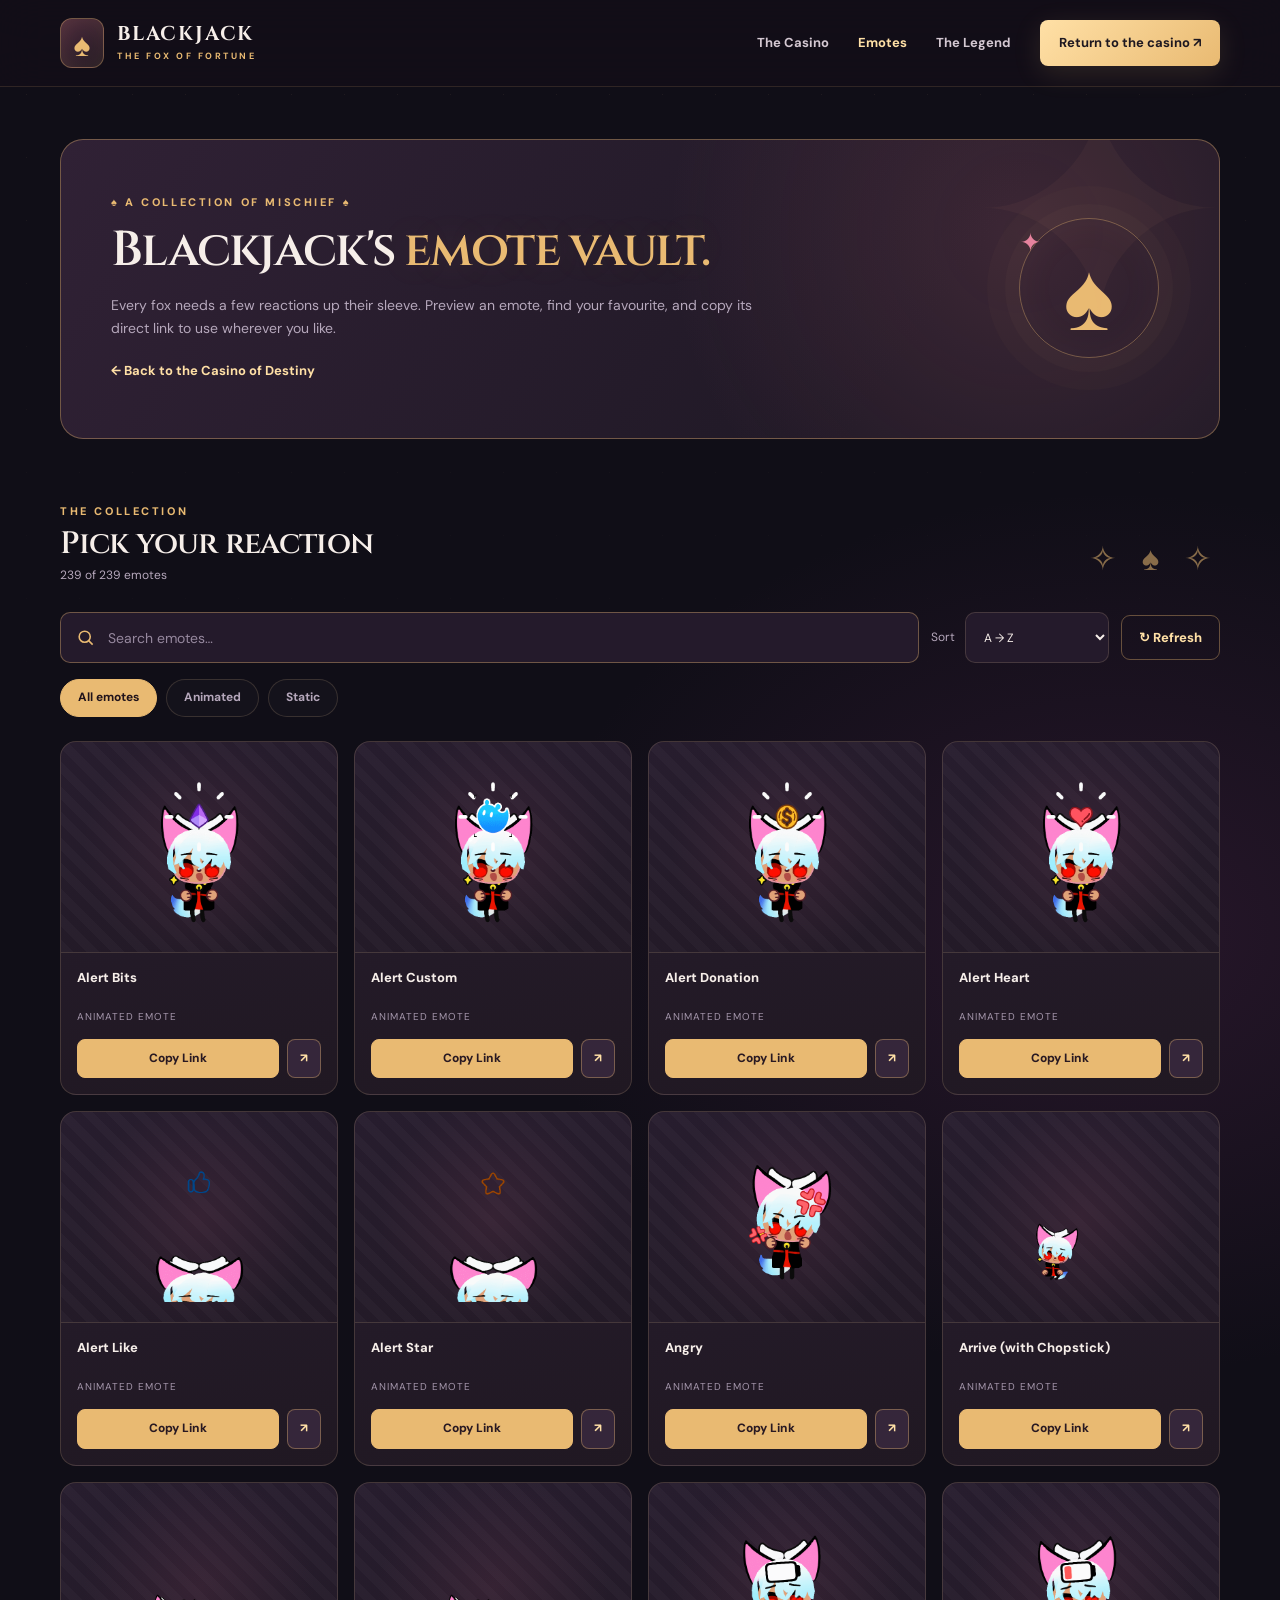
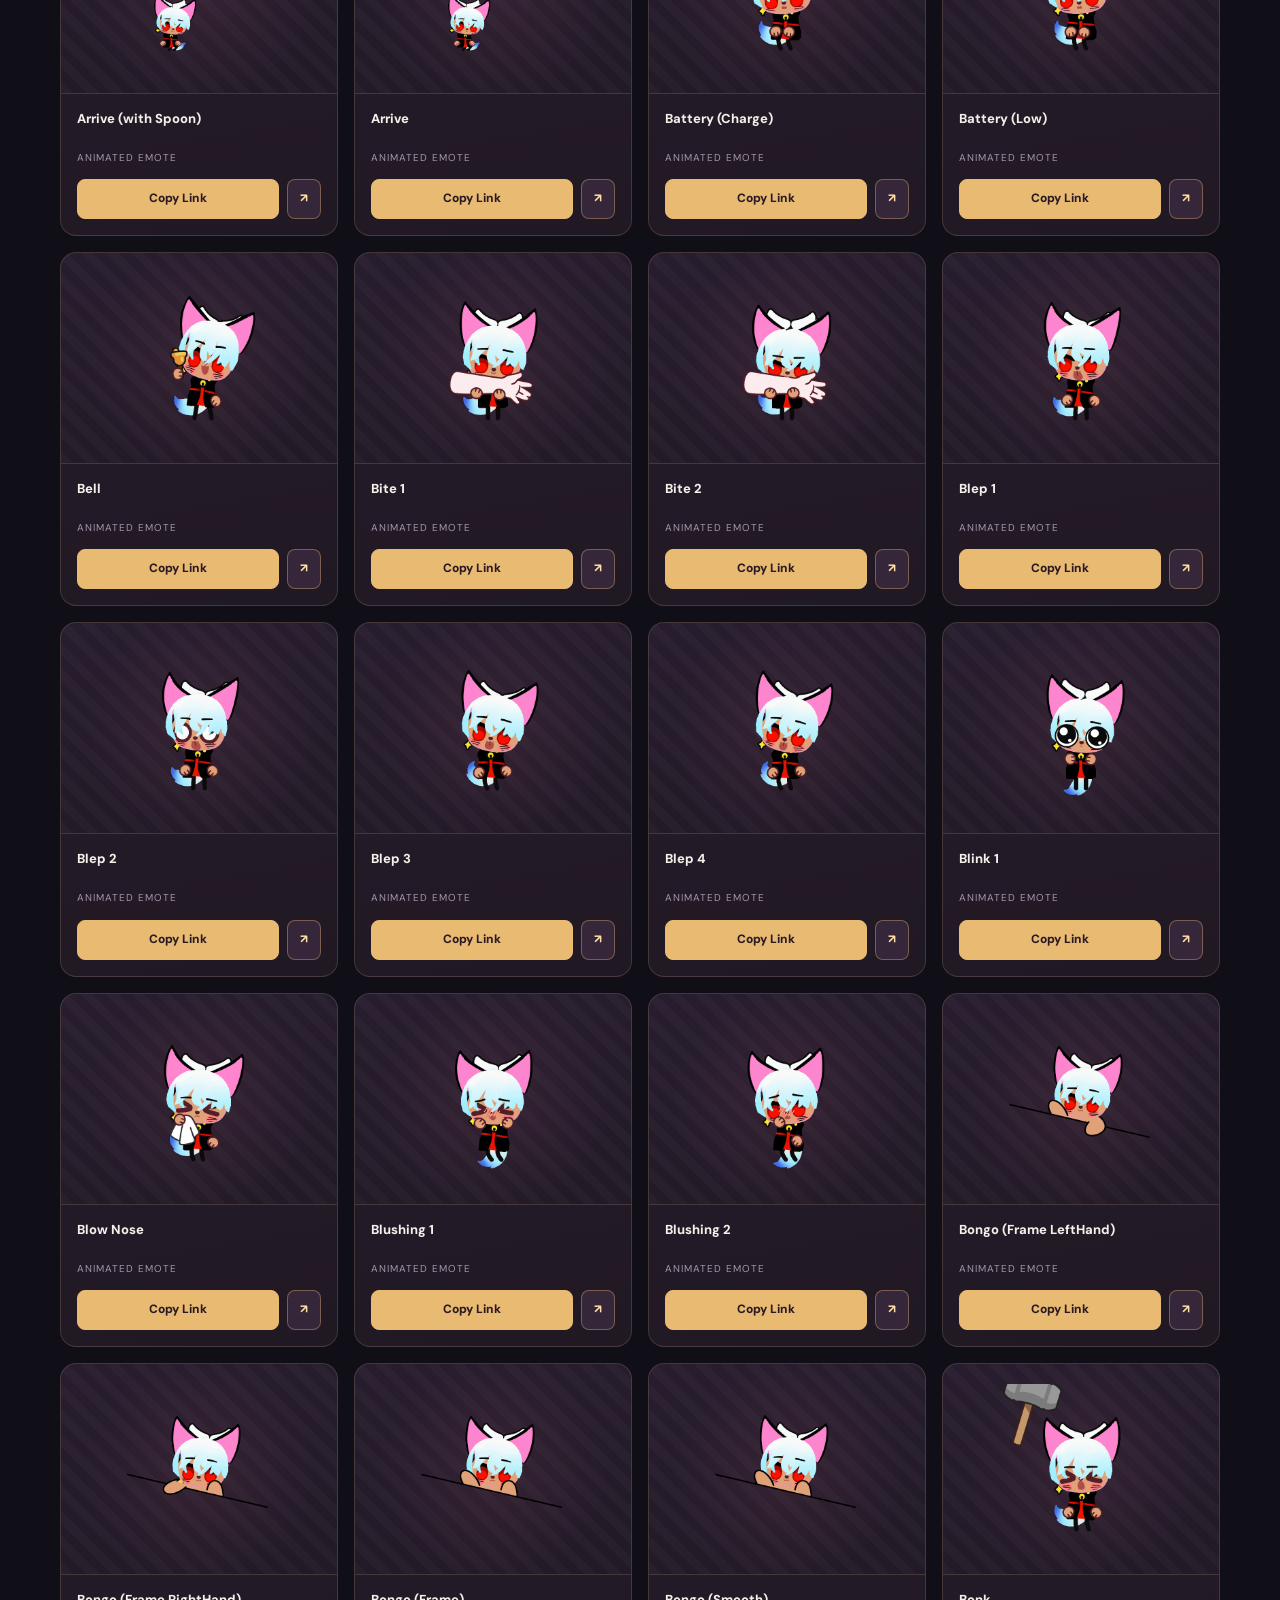
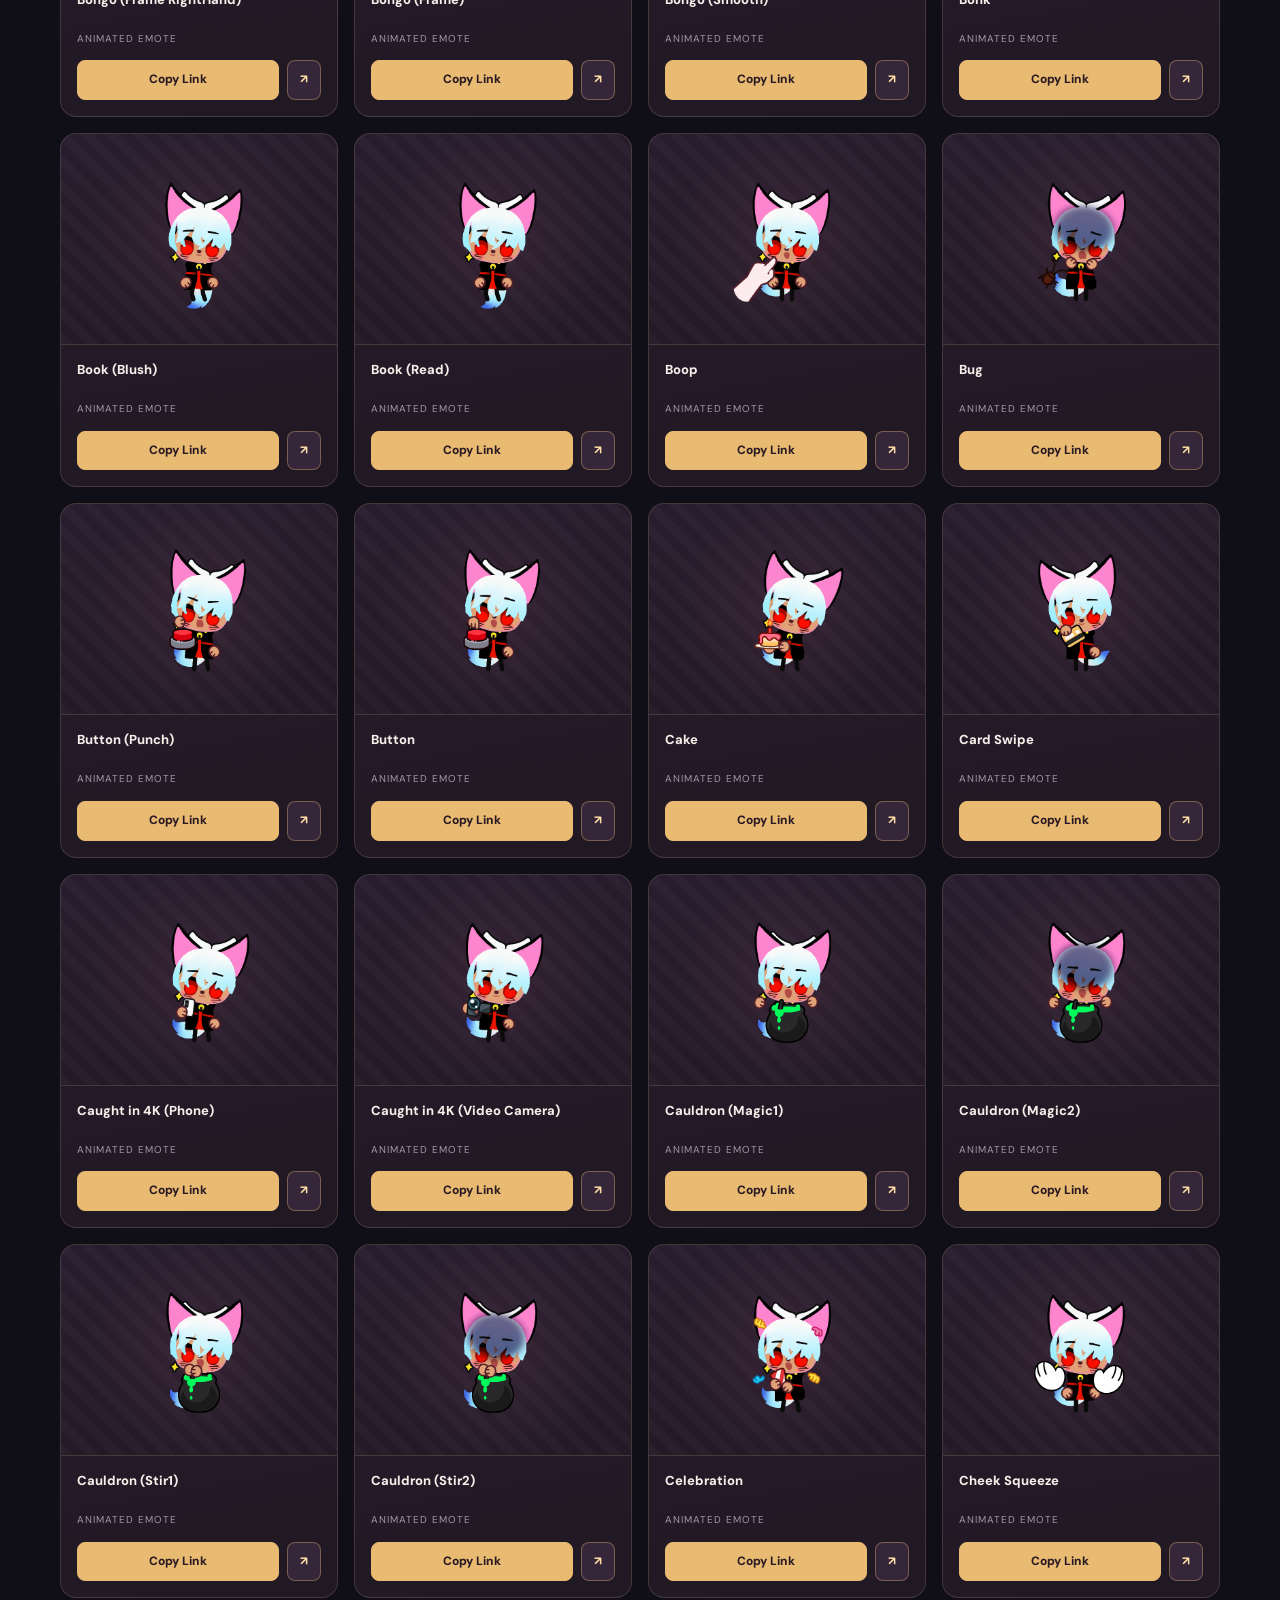
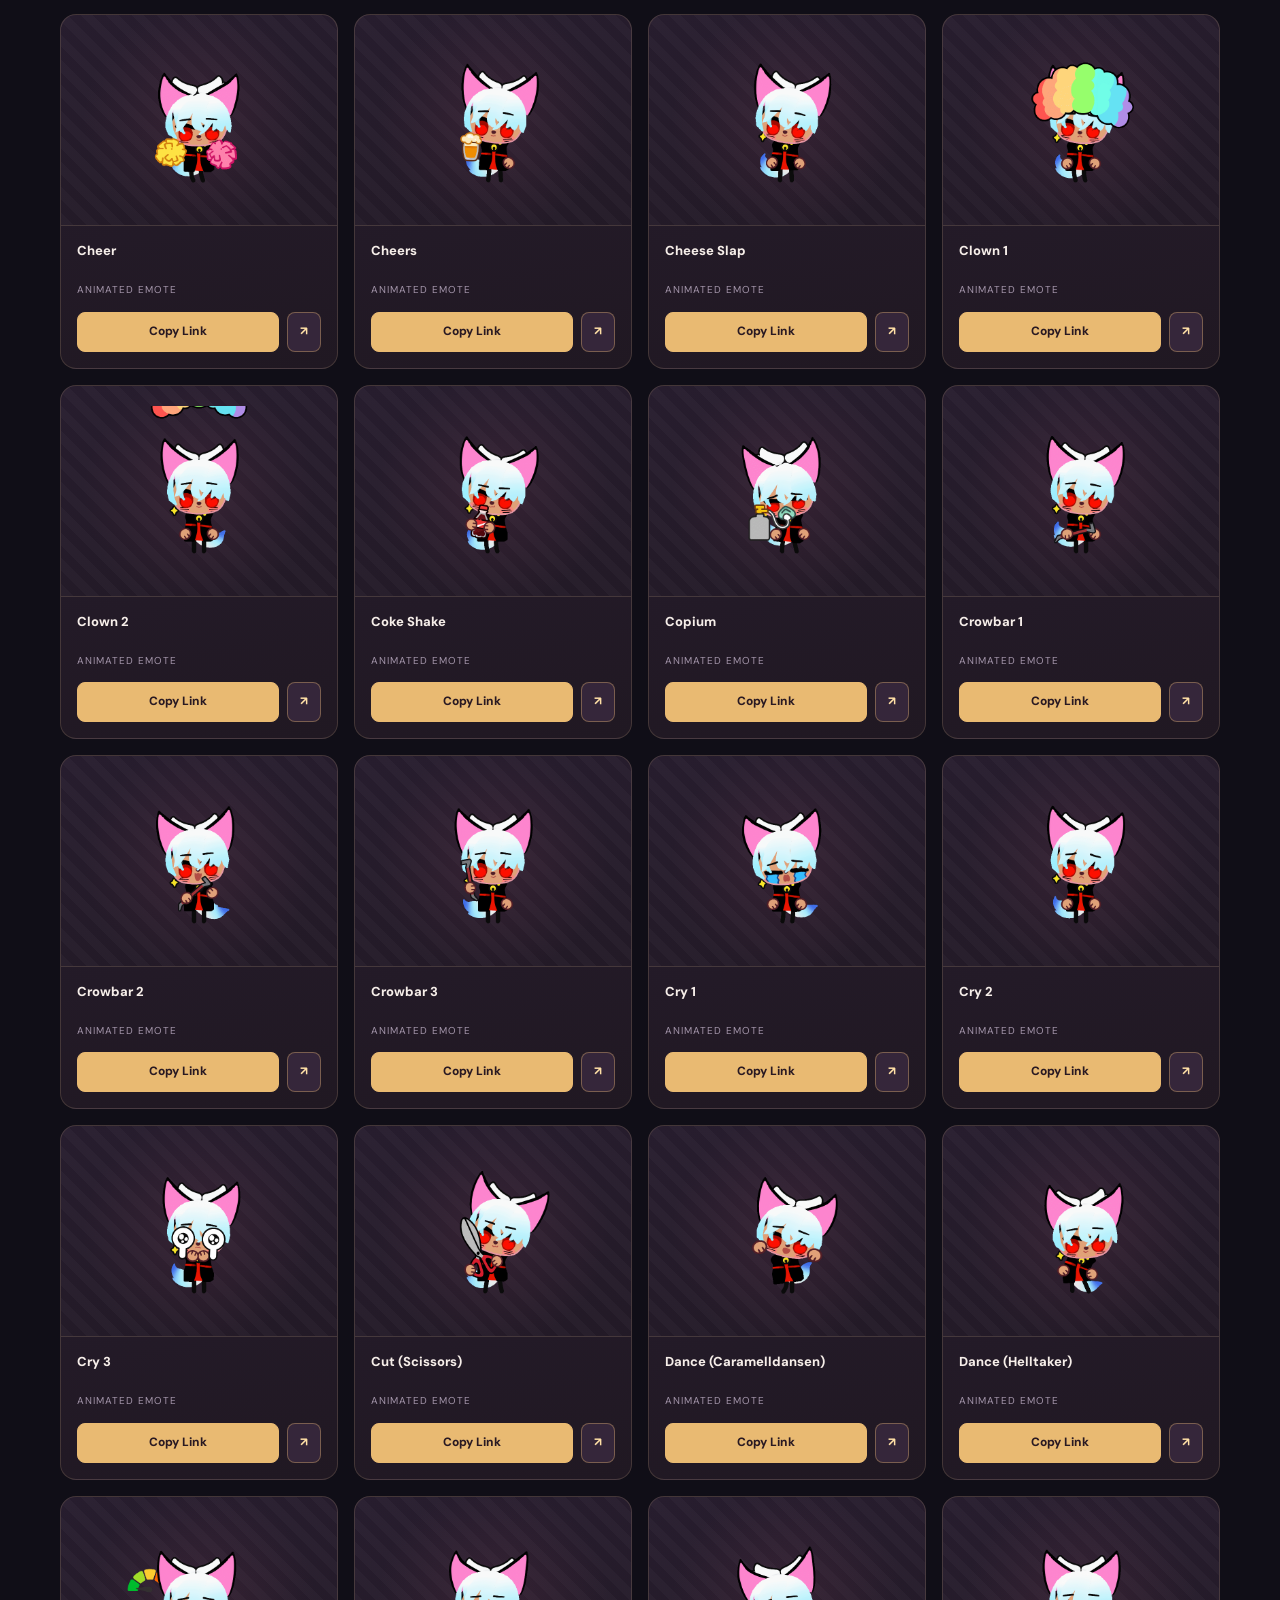
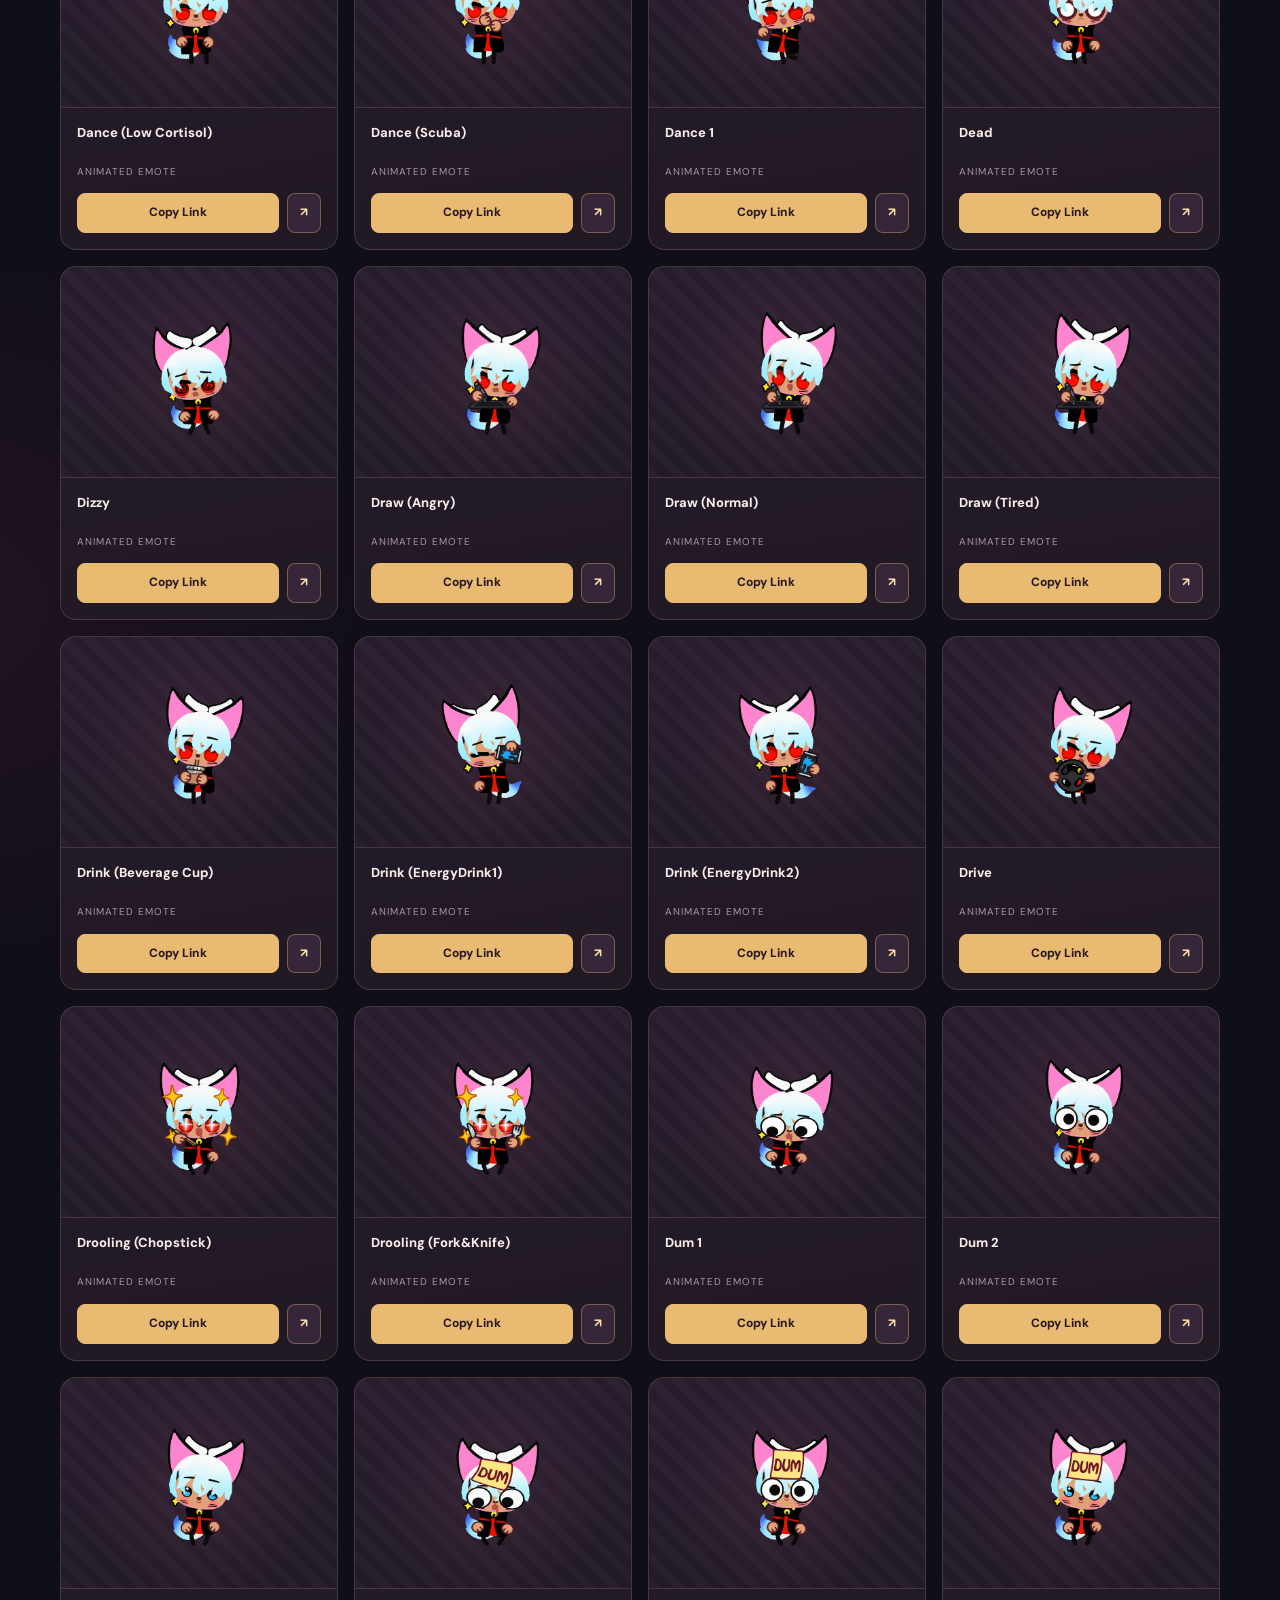
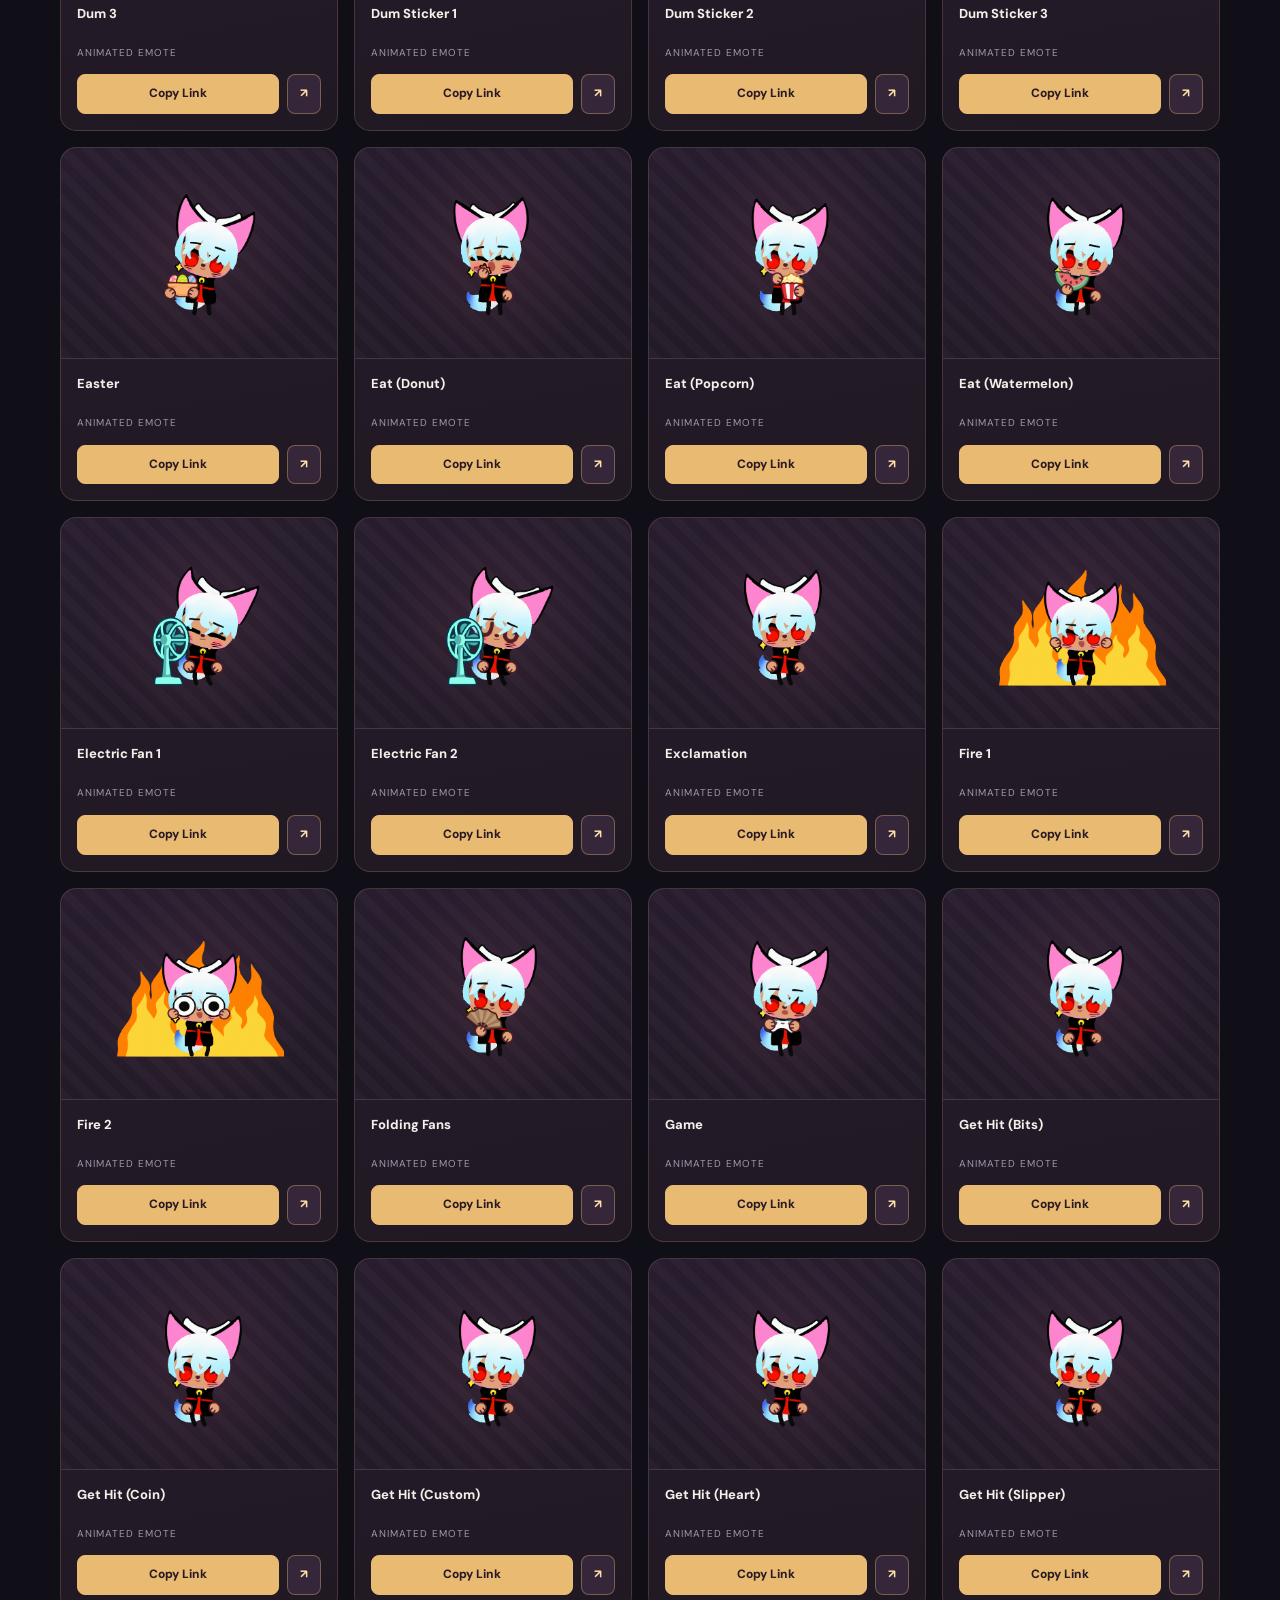
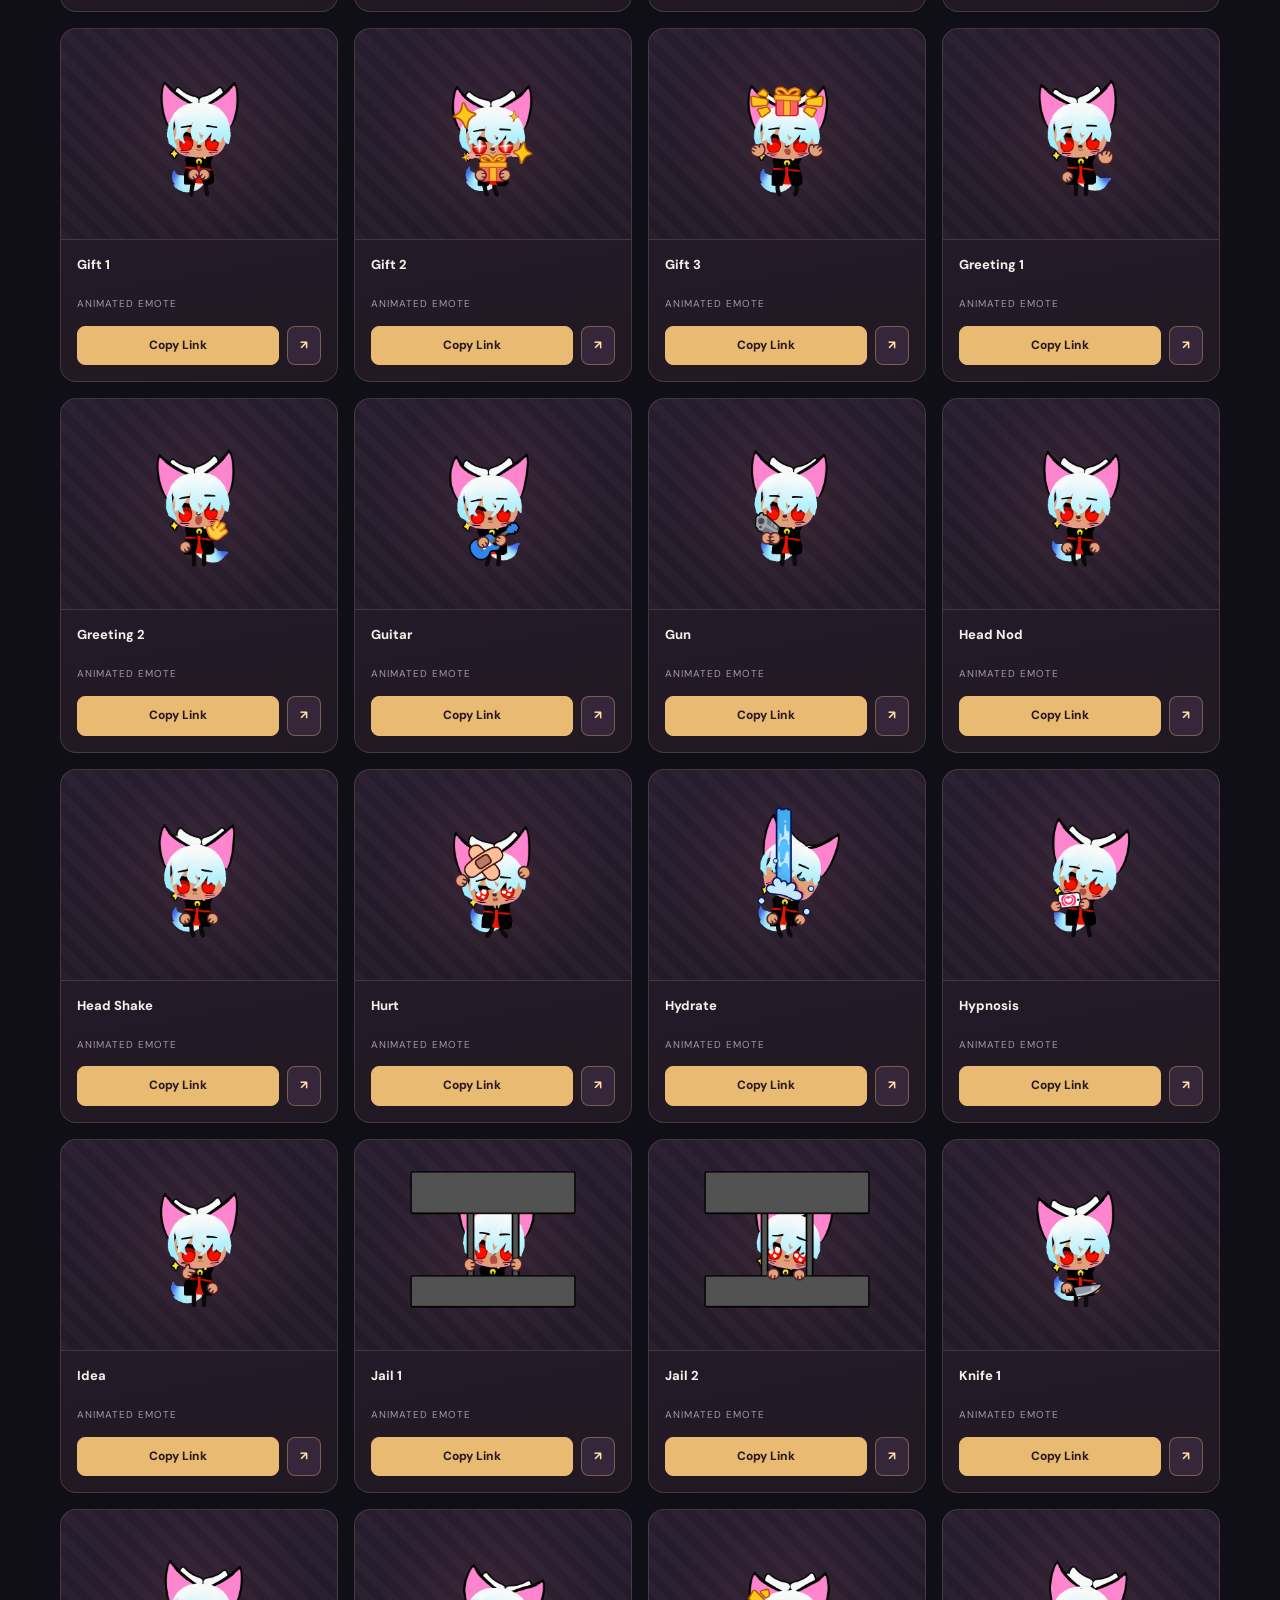
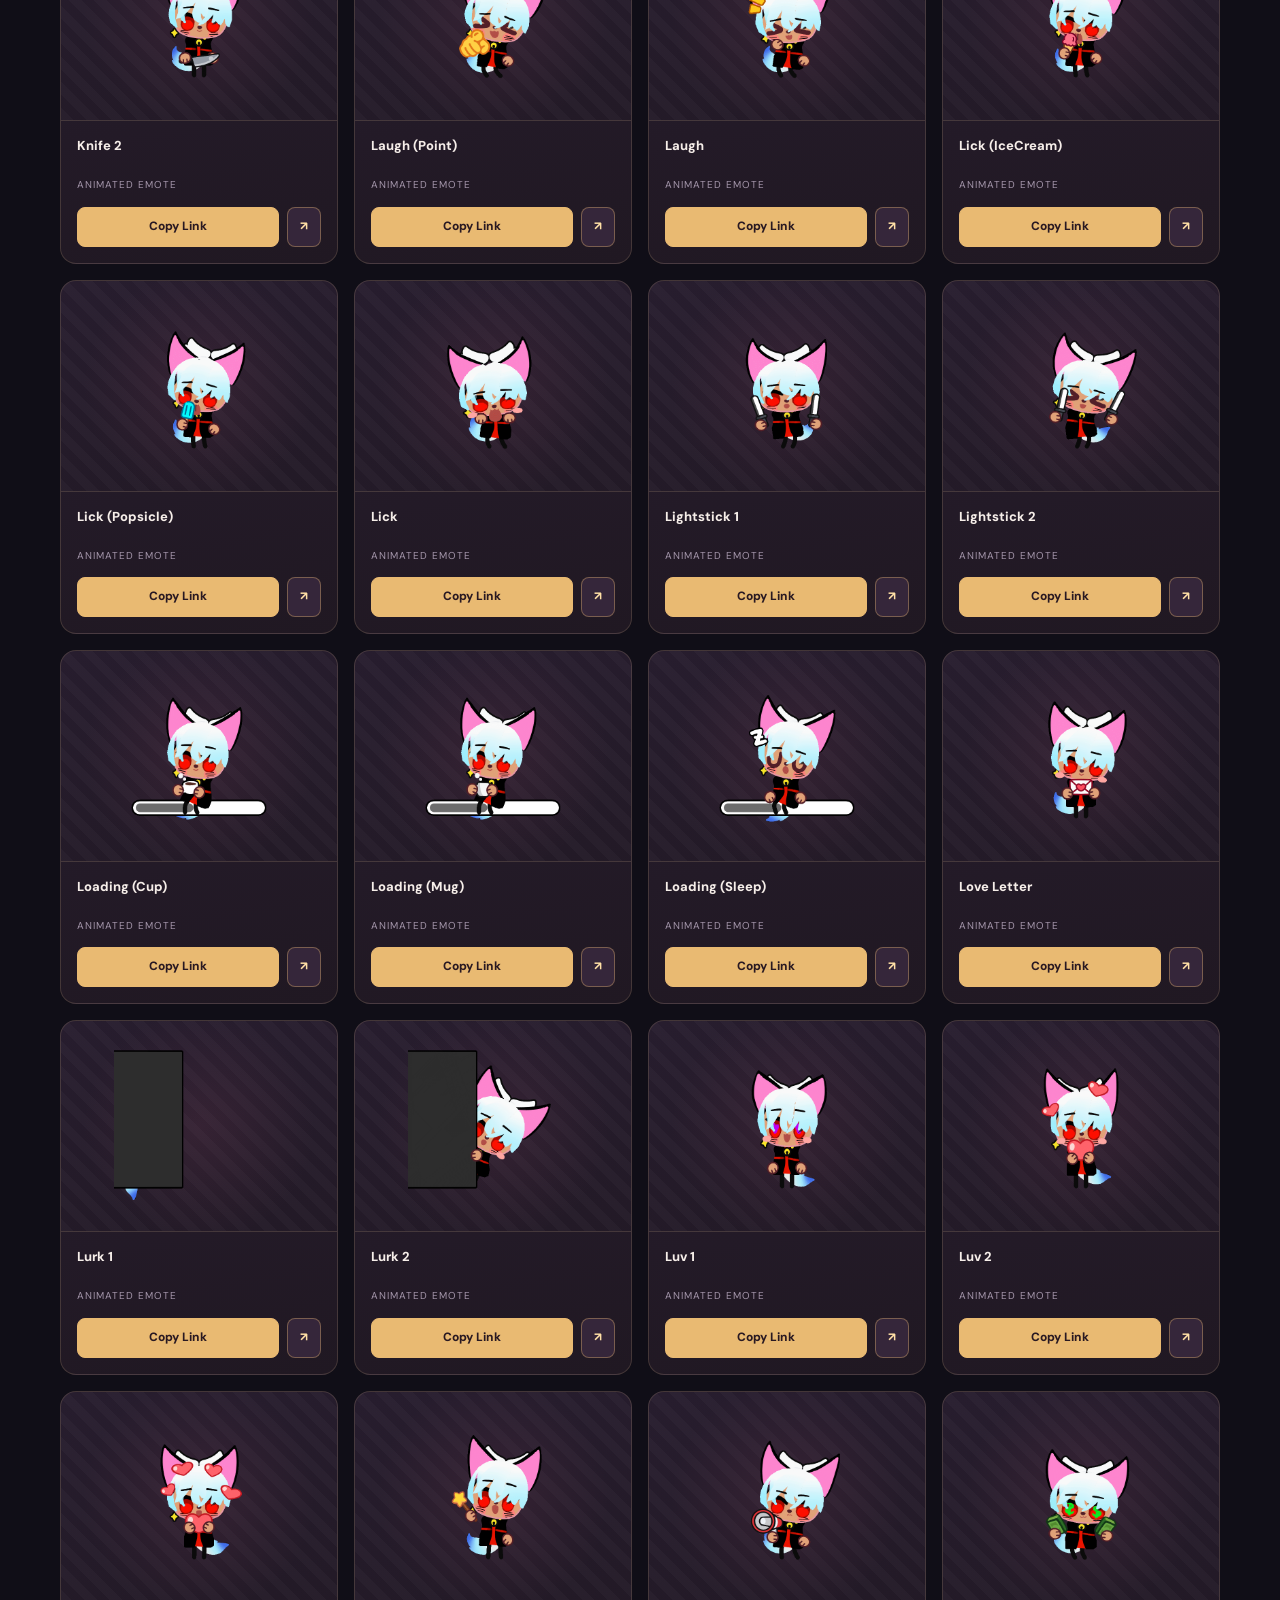
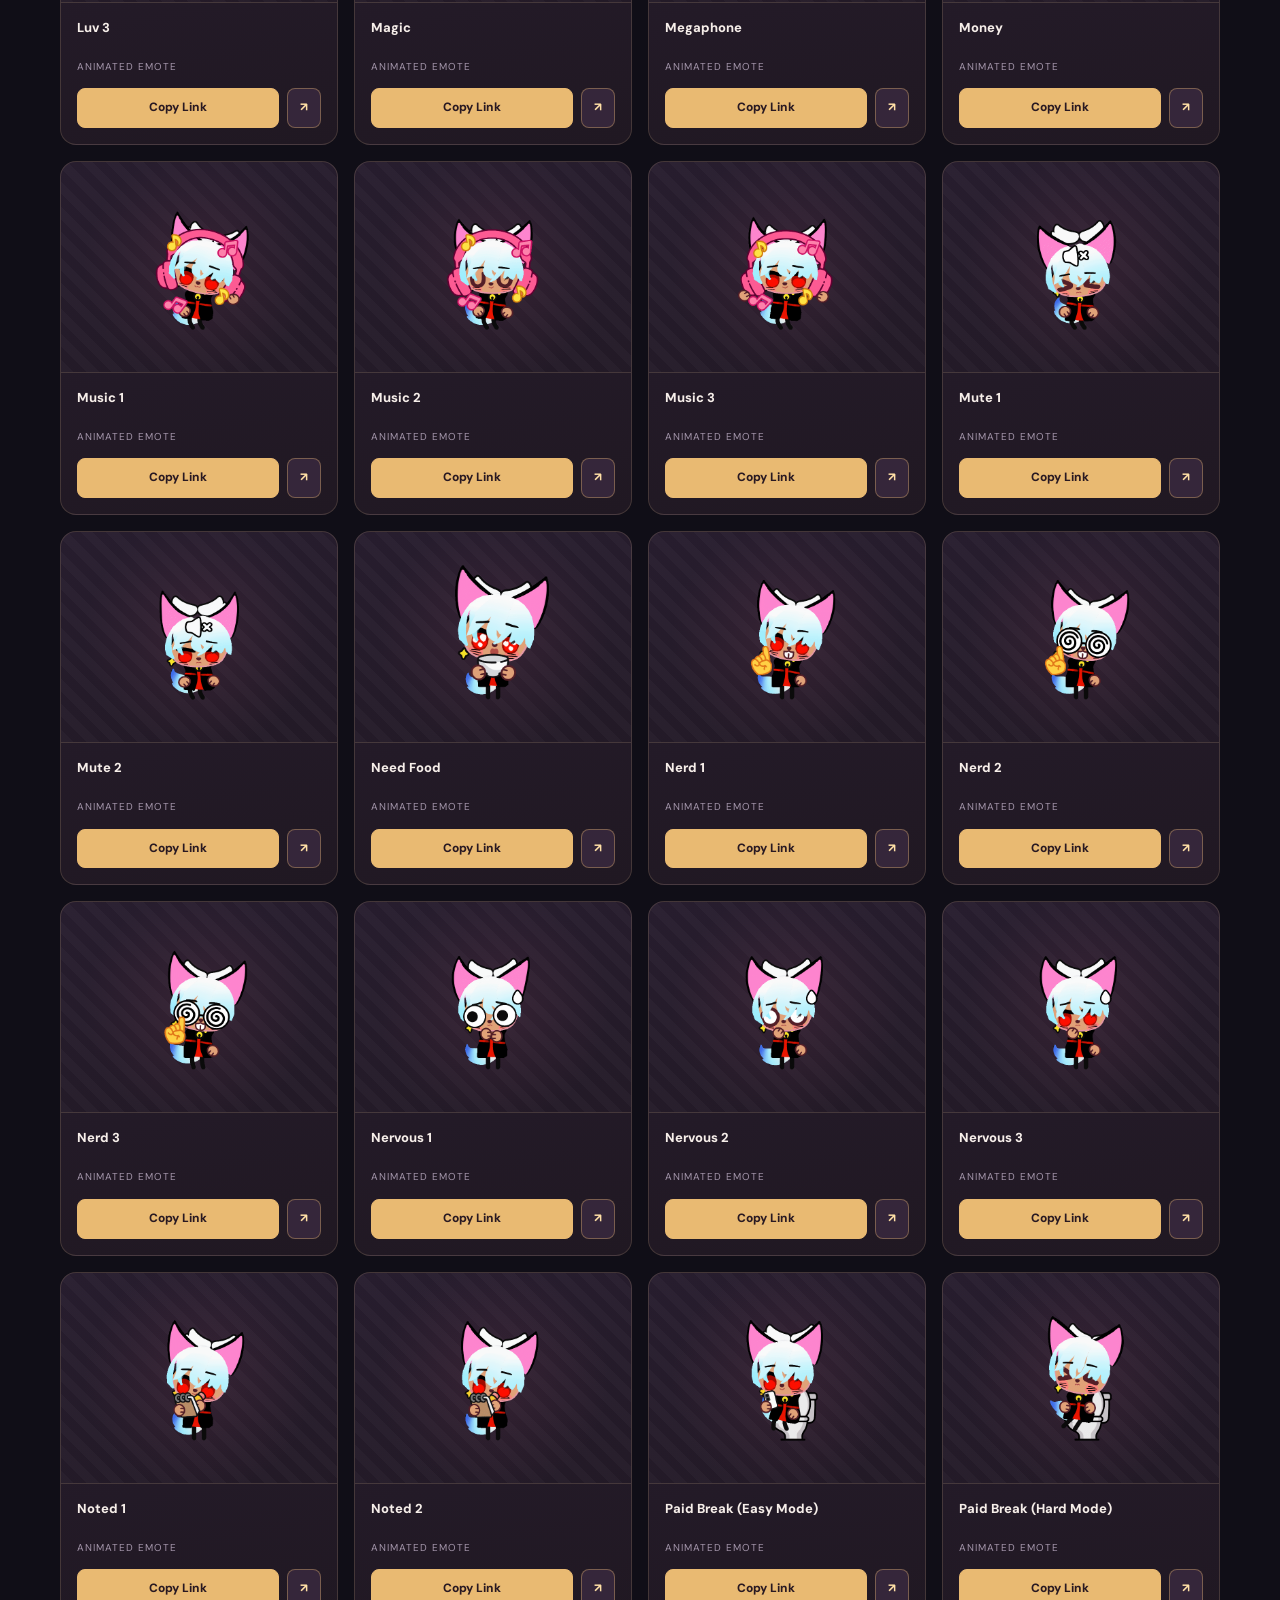
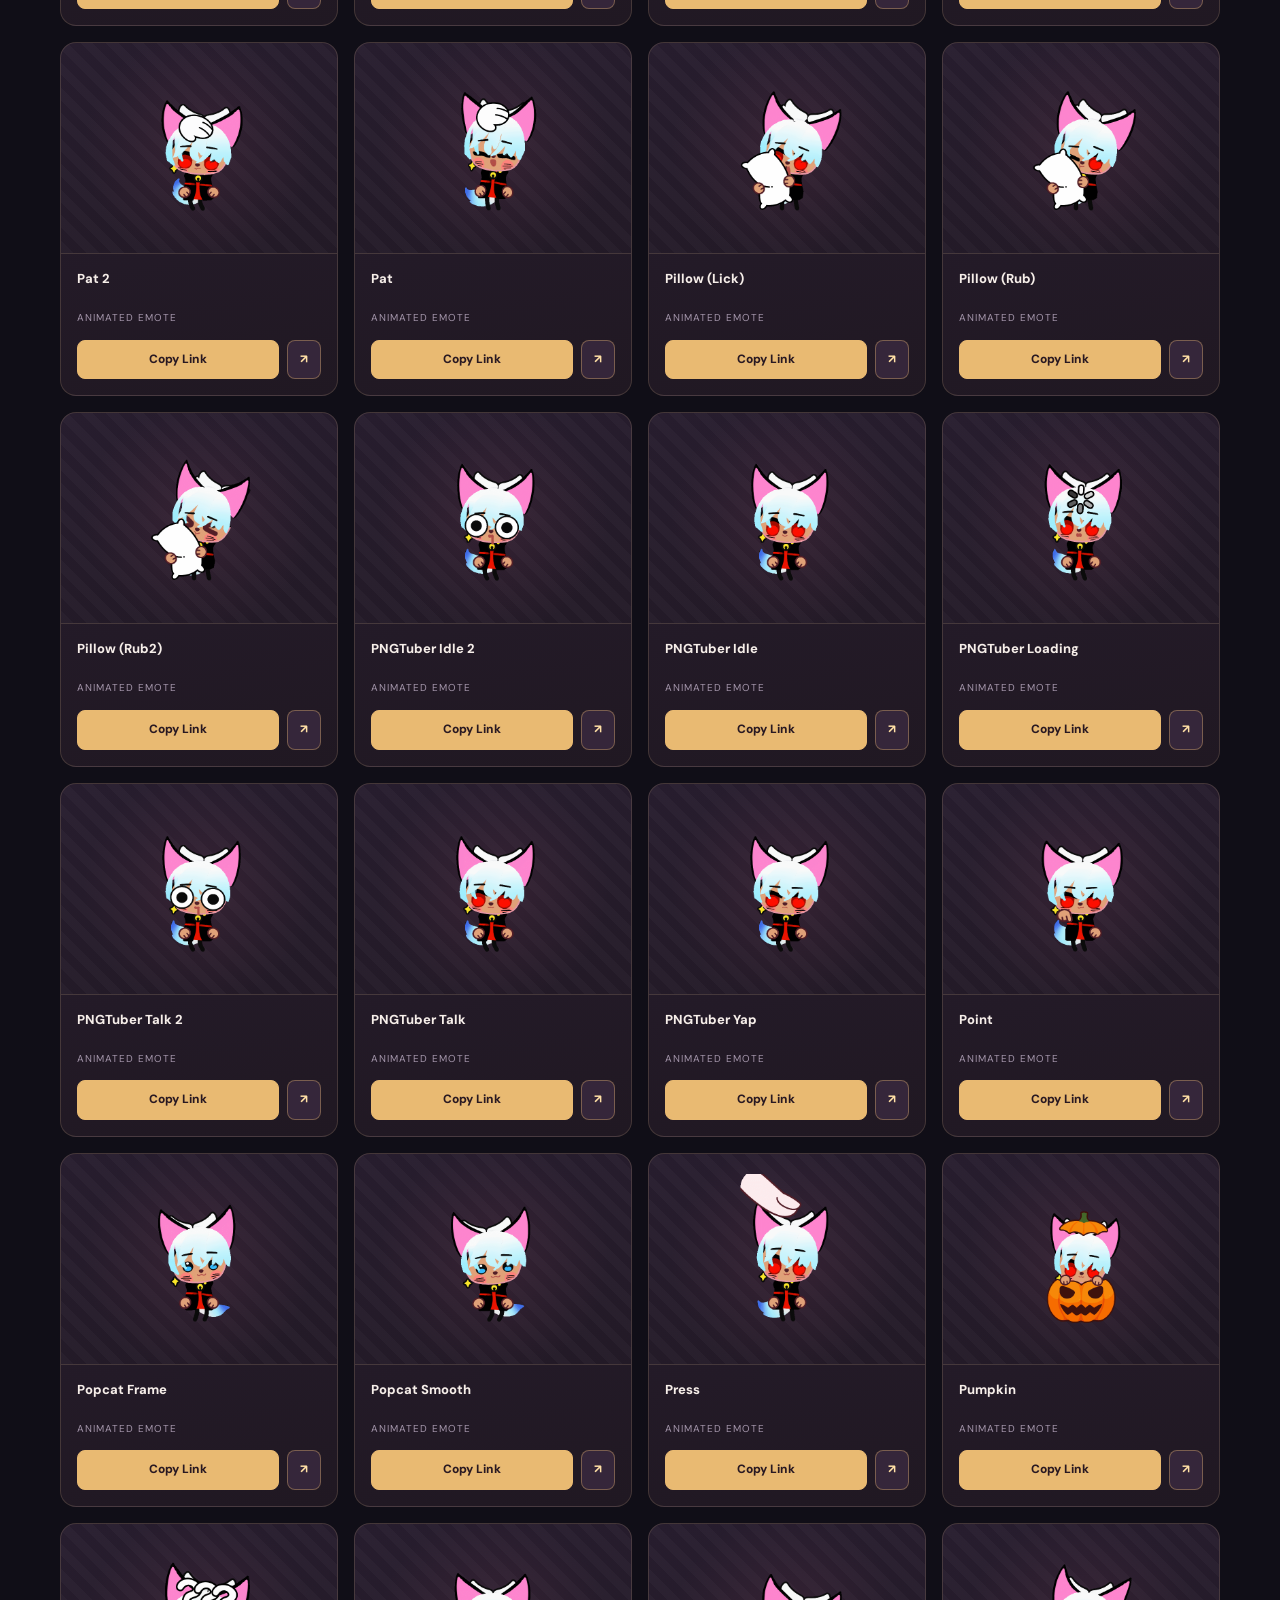
<file: emotes.html>
<!doctype html>
<html lang="en">
  <head>
    <meta charset="utf-8" />
    <meta name="viewport" content="width=device-width, initial-scale=1" />
    <meta name="theme-color" content="#15111f" />
    <title>Blackjack Emote Vault ♠ Browse & Copy</title>
    <meta
      name="description"
      content="Browse Blackjack's emotes, find your favourite reaction, preview GIF animations, and copy shareable direct links."
    />
    <meta property="og:title" content="Blackjack's Emote Vault ♠" />
    <meta
      property="og:description"
      content="Reactions and magical mischief. Browse Blackjack's shareable emotes."
    />
    <meta property="og:type" content="website" />
    <meta
      property="og:url"
      content="https://blackjacksetzer.creatorpromote.com/emotes"
    />
    <link rel="stylesheet" href="css/site.css" />
    <script src="js/site.js" defer></script>
    <script src="js/emotes.js" defer></script>

    <!-- Blackjacksetzer Favicon -->
    <link
      rel="icon"
      type="image/jpeg"
      href="https://yt3.googleusercontent.com/gaW077oc359YVnU6pL-nPXtX8bQclyhd_rMKbYUo9vFjRSRrq20tqk5AeN0xKnLdc4bsPkdV=s160-c-k-c0x00ffffff-no-rj"
    />

    <link
      rel="apple-touch-icon"
      href="https://yt3.googleusercontent.com/gaW077oc359YVnU6pL-nPXtX8bQclyhd_rMKbYUo9vFjRSRrq20tqk5AeN0xKnLdc4bsPkdV=s160-c-k-c0x00ffffff-no-rj"
    />
  </head>
  <body class="emotes-page">
    <a class="skip-link" href="#main">Skip to content</a>
    <div class="ambient-stars" aria-hidden="true"></div>
    <header class="site-header">
      <nav class="nav-shell container" aria-label="Main navigation">
        <a class="brand" href="/" aria-label="Blackjack home"
          ><span class="brand-icon" aria-hidden="true">♠</span
          ><span
            ><strong>BLACKJACK</strong><small>THE FOX OF FORTUNE</small></span
          ></a
        ><button
          class="menu-toggle"
          type="button"
          aria-label="Open menu"
          aria-expanded="false"
          aria-controls="primary-nav"
        >
          <span></span><span></span><span></span>
        </button>
        <div class="nav-links" id="primary-nav">
          <a href="/">The Casino</a
          ><a href="/emotes" aria-current="page">Emotes</a
          ><a href="/#story">The Legend</a
          ><a class="nav-cta" href="/"
            >Return to the casino <span aria-hidden="true">↗</span></a
          >
        </div>
      </nav>
    </header>
    <main id="main" class="emote-main container">
      <section class="emotes-hero">
        <div class="emotes-hero-copy">
          <p class="eyebrow">♠ A COLLECTION OF MISCHIEF ♠</p>
          <h1>Blackjack's <em>emote vault.</em></h1>
          <p>
            Every fox needs a few reactions up their sleeve. Preview an emote,
            find your favourite, and copy its direct link to use wherever you
            like.
          </p>
          <a class="text-link" href="/"
            ><span aria-hidden="true">←</span> Back to the Casino of Destiny</a
          >
        </div>
        <div class="emotes-hero-glyph" aria-hidden="true">
          <div class="round-sigil">♠<span>✦</span></div>
        </div>
      </section>
      <section class="gallery-section" aria-labelledby="gallery-title">
        <div class="gallery-head">
          <div>
            <p class="eyebrow">THE COLLECTION</p>
            <h2 id="gallery-title">Pick your reaction</h2>
            <p
              id="collection-count"
              class="collection-count"
              aria-live="polite"
            >
              Loading the collection…
            </p>
          </div>
          <div class="gallery-mark" aria-hidden="true">✧ ♠ ✧</div>
        </div>
        <div class="toolbar">
          <label class="search-field"
            ><svg
              aria-hidden="true"
              viewBox="0 0 24 24"
              fill="none"
              stroke="currentColor"
              stroke-width="2"
            >
              <circle cx="11" cy="11" r="7"></circle>
              <path d="m16 16 5 5"></path></svg
            ><span class="sr-only">Search emotes</span
            ><input
              id="search"
              type="search"
              placeholder="Search emotes…"
              autocomplete="off" /></label
          ><label class="sort-field"
            ><span>Sort</span
            ><select id="sort">
              <option value="az">A → Z</option>
              <option value="za">Z → A</option>
              <option value="recent">Newest filename</option>
            </select></label
          ><button
            id="refresh-gallery"
            class="btn btn-outline btn-small"
            type="button"
          >
            ↻ Refresh
          </button>
        </div>
        <div id="filter-row" class="filter-row" aria-label="Filter emotes">
          <button
            type="button"
            data-filter="all"
            class="filter-chip selected"
            aria-pressed="true"
          >
            All emotes</button
          ><button
            type="button"
            data-filter="animated"
            class="filter-chip"
            aria-pressed="false"
          >
            Animated</button
          ><button
            type="button"
            data-filter="static"
            class="filter-chip"
            aria-pressed="false"
          >
            Static
          </button>
        </div>
        <div id="gallery-status" class="gallery-status" role="status">
          Shuffling the deck…
        </div>
        <div id="gallery" class="emote-grid" aria-live="off"></div>
        <div id="empty-state" class="empty-state" hidden>
          <span aria-hidden="true">♠</span>
          <h3 id="empty-title">No emotes found</h3>
          <p id="empty-description">
            Try another search to find your reaction.
          </p>
          <button id="clear-search" type="button" class="btn btn-secondary">
            Clear filters
          </button>
        </div>
      </section>
      <section class="how-it-works">
        <span class="how-icon" aria-hidden="true">✦</span>
        <div>
          <h2>A tiny bit of fox magic</h2>
          <p>
            Tap <strong>Copy Link</strong> to get the direct image URL. Tap the
            image to see it larger. No sign-in and no form required.
          </p>
        </div>
      </section>
    </main>
    <dialog
      id="preview-dialog"
      class="preview-dialog"
      aria-label="Emote preview"
    >
      <button
        id="close-preview"
        class="preview-close"
        type="button"
        aria-label="Close preview"
      >
        ×</button
      ><img id="preview-image" alt="" />
      <p id="preview-name"></p>
      <div class="preview-actions">
        <button id="preview-copy" type="button" class="btn btn-primary">
          Copy Link</button
        ><a
          id="preview-open"
          class="btn btn-secondary"
          target="_blank"
          rel="noopener noreferrer"
          >Open Image ↗</a
        >
      </div>
    </dialog>
    <div id="toast" class="toast" role="status" aria-live="polite"></div>
    <footer class="site-footer">
      <div class="container footer-inner">
        <div>
          <span class="footer-brand">♠ BLACKJACK</span>
          <p>© 2026 Blackjack · The Fox of Fortune</p>
          <p class="credits">
            Original artwork credited to <strong>@Salahare</strong>. Emote
            artwork belongs to its respective creator(s).
          </p>
        </div>
        <div class="footer-links">
          <a href="/">Home</a><a href="/emotes">Emotes</a>
        </div>
      </div>
    </footer>
  </body>
</html>
</file>
<file: css/site.css>
@import url("https://fonts.googleapis.com/css2?family=Cinzel:wght@400;500;600;700&family=DM+Sans:wght@400;500;600;700;800&display=swap");
:root {
  color-scheme: dark;
  --bg: #100e17;
  --bg2: #17111f;
  --panel: #201827;
  --panel2: #281d30;
  --line: rgba(244, 213, 164, 0.16);
  --line-strong: rgba(234, 185, 113, 0.38);
  --ink: #f6eee9;
  --muted: #b6a8bc;
  --gold: #e9ba72;
  --gold-light: #ffe0a6;
  --rose: #e7839e;
  --burgundy: #7c2e54;
  --shadow: 0 24px 65px rgba(0, 0, 0, 0.26);
  --radius: 20px;
  --content: 1160px;
  font-family: "DM Sans", Arial, sans-serif;
}
* {
  box-sizing: border-box;
}
html {
  scroll-behavior: smooth;
  scroll-padding-top: 95px;
}
body {
  margin: 0;
  background:
    radial-gradient(
      ellipse 900px 680px at 87% 4%,
      rgba(102, 45, 94, 0.27),
      transparent 65%
    ),
    radial-gradient(
      ellipse 650px 540px at -5% 30%,
      rgba(111, 42, 72, 0.18),
      transparent 70%
    ),
    var(--bg);
  color: var(--ink);
  line-height: 1.65;
  min-width: 320px;
  overflow-x: hidden;
}


body::before {
  content: "";
  position: fixed;
  inset: 0;
  pointer-events: none;
  z-index: -1;
  opacity: 0.32;
  background-image: radial-gradient(
    circle,
    rgba(243, 206, 150, 0.23) 0.85px,
    transparent 1px
  );
  background-size: 53px 63px;
  mask-image: linear-gradient(to bottom, black, transparent 93%);
}
a {
  color: inherit;
}
button,
input,
select {
  font: inherit;
}
button,
a {
  -webkit-tap-highlight-color: transparent;
}
button {
  cursor: pointer;
}
img {
  max-width: 100%;
}
h1,
h2,
h3,
p {
  margin-top: 0;
}
h1,
h2,
h3 {
  line-height: 1.14;
}
h1,
h2,
.feature-card h3,
.fortune-panel h2 {
  font-family: "Cinzel", Georgia, serif;
  font-weight: 600;
}
h1 em {
  font-style: normal;
  color: var(--gold);
  text-shadow: 0 0 36px rgba(233, 186, 114, 0.13);
}
h1 {
  letter-spacing: -0.035em;
}
h2 {
  letter-spacing: -0.027em;
}
strong {
  font-weight: 700;
}
::selection {
  background: var(--rose);
  color: #20101b;
}
:focus-visible {
  outline: 3px solid var(--gold-light);
  outline-offset: 3px;
}
.sr-only {
  position: absolute !important;
  width: 1px;
  height: 1px;
  padding: 0;
  margin: -1px;
  overflow: hidden;
  clip: rect(0, 0, 0, 0);
  white-space: nowrap;
  border: 0;
}
.container {
  width: min(calc(100% - 48px), var(--content));
  margin-inline: auto;
}
.skip-link {
  position: absolute;
  left: 16px;
  top: -80px;
  background: var(--gold);
  color: #221524;
  padding: 8px 16px;
  z-index: 1000;
  border-radius: 10px;
}
.skip-link:focus {
  top: 12px;
}
.site-header {
  position: sticky;
  top: 0;
  z-index: 60;
  background: rgba(19, 14, 25, 0.88);
  backdrop-filter: blur(22px);
  border-bottom: 1px solid rgba(233, 186, 114, 0.14);
}
.nav-shell {
  height: 86px;
  display: flex;
  align-items: center;
  justify-content: space-between;
  gap: 24px;
}
.brand {
  display: inline-flex;
  align-items: center;
  gap: 13px;
  text-decoration: none;
  min-width: 0;
}
.brand-icon {
  width: 44px;
  height: 50px;
  flex: 0 0 auto;
  display: grid;
  place-items: center;
  border: 1px solid var(--line-strong);
  border-radius: 12px;
  background: linear-gradient(145deg, #4b2a3c, #201823);
  font-size: 32px;
  color: var(--gold);
  box-shadow: inset 0 0 23px rgba(238, 177, 100, 0.11);
}
.brand strong {
  display: block;
  color: var(--ink);
  font-family: "Cinzel", serif;
  line-height: 1.05;
  font-size: 20px;
  letter-spacing: 0.09em;
}
.brand small {
  display: block;
  font-size: 9px;
  letter-spacing: 0.28em;
  color: var(--gold);
  margin-top: 5px;
  font-weight: 700;
}
.nav-links {
  display: flex;
  align-items: center;
  gap: 29px;
}
.nav-links a {
  font-size: 13px;
  font-weight: 700;
  color: #d4c8d2;
  text-decoration: none;
  transition: color 0.2s;
}
.nav-links a:hover,
.nav-links a[aria-current="page"] {
  color: var(--gold-light);
}
.nav-links .nav-cta {
  color: #1e1820;
  background: linear-gradient(135deg, var(--gold-light), var(--gold));
  padding: 12px 19px;
  border-radius: 8px;
  box-shadow: 0 7px 28px rgba(233, 186, 114, 0.14);
}
.nav-links .nav-cta:hover {
  color: #1e1820;
  filter: brightness(1.08);
}
.menu-toggle {
  display: none;
  border: 1px solid var(--line);
  background: #2b202f;
  border-radius: 10px;
  width: 44px;
  height: 42px;
  align-items: center;
  flex-direction: column;
  justify-content: center;
  gap: 5px;
}
.menu-toggle span {
  display: block;
  width: 19px;
  height: 2px;
  background: var(--gold-light);
}
.hero {
  min-height: 620px;
  display: grid;
  grid-template-columns: minmax(0, 1.06fr) minmax(330px, 0.94fr);
  align-items: center;
  gap: 20px;
  padding-top: 75px;
  padding-bottom: 60px;
}
.eyebrow {
  font-size: 11px;
  font-weight: 800;
  letter-spacing: 0.235em;
  color: var(--gold);
  text-transform: uppercase;
  margin-bottom: 20px;
}
.tiny-star {
  font-size: 16px;
  vertical-align: -2px;
}
.hero h1 {
  font-size: clamp(37px, 4.25vw, 62px);
  line-height: 1.18;
  margin-bottom: 22px;
}
.hero-description {
  font-size: 16px;
  color: var(--muted);
  max-width: 520px;
  margin-bottom: 30px;
}
.hero-description strong {
  color: var(--ink);
}
.hero-actions {
  display: flex;
  flex-wrap: wrap;
  gap: 12px;
  align-items: center;
}
.btn {
  border: 1px solid transparent;
  display: inline-flex;
  align-items: center;
  justify-content: center;
  gap: 11px;
  text-decoration: none;
  border-radius: 9px;
  min-height: 48px;
  padding: 11px 21px;
  font-size: 13px;
  font-weight: 800;
  transition:
    transform 0.2s,
    border-color 0.2s,
    background 0.2s,
    box-shadow 0.2s;
  white-space: nowrap;
}
.btn:hover {
  transform: translateY(-2px);
}
.btn-primary {
  color: #1f151b;
  background: linear-gradient(125deg, #ffe0aa, #e6b46d);
  box-shadow: 0 7px 30px rgba(230, 180, 109, 0.17);
}
.btn-primary:hover {
  box-shadow: 0 10px 35px rgba(230, 180, 109, 0.28);
}
.btn-secondary {
  color: #f2e8ed;
  background: #2e202e;
  border-color: rgba(239, 210, 175, 0.17);
}
.btn-secondary:hover {
  border-color: rgba(239, 210, 175, 0.45);
}
.btn-outline {
  background: transparent;
  border-color: var(--line-strong);
  color: var(--gold-light);
}
.btn-outline:hover {
  background: rgba(233, 186, 114, 0.08);
}
.btn-small {
  min-height: 43px;
  padding-inline: 17px;
}
.fine-print {
  font-size: 11px;
  color: #94859e;
  margin-top: 19px;
  letter-spacing: 0.02em;
}
.card-stage {
  height: 515px;
  display: grid;
  place-items: center;
  position: relative;
  isolation: isolate;
  transform-style: preserve-3d;
}
.card-stage::before {
  content: "";
  position: absolute;
  width: 360px;
  height: 360px;
  border-radius: 50%;
  background: radial-gradient(
    circle,
    rgba(164, 70, 121, 0.24),
    rgba(164, 70, 121, 0.08) 40%,
    transparent 71%
  );
  filter: blur(11px);
  z-index: -2;
}
.orbit {
  position: absolute;
  width: 397px;
  height: 397px;
  max-width: 90%;
  max-height: 90%;
  border: 1px solid rgba(233, 186, 114, 0.16);
  border-radius: 50%;
  transform: rotate(-14deg) scaleY(0.81);
}
.orbit-2 {
  width: 460px;
  height: 460px;
  border-color: rgba(233, 186, 114, 0.07);
  transform: rotate(26deg) scaleY(0.7);
}
.stage-spark {
  position: absolute;
  color: var(--gold);
  font-size: 24px;
  text-shadow: 0 0 28px var(--gold);
}
.spark-a {
  top: 14%;
  left: 14%;
}
.spark-b {
  right: 14%;
  top: 32%;
}
.spark-c {
  right: 22%;
  bottom: 16%;
}
.floating-card {
  position: absolute;
  width: 245px;
  height: 352px;
  border-radius: 15px;
  border: 2px solid #b78956;
  box-shadow:
    0 17px 60px rgba(0, 0, 0, 0.38),
    inset 0 0 0 7px #251b29,
    inset 0 0 0 8px #ab875f;
}
.card-back {
  background:
    repeating-linear-gradient(
      45deg,
      transparent 0 18px,
      rgba(255, 199, 145, 0.035) 18px 20px
    ),
    #43243c;
  transform: translate(53px, 11px) rotate(15deg);
  opacity: 0.83;
}
.card-ornament {
  height: 100%;
  display: flex;
  align-items: center;
  justify-content: center;
  gap: 20px;
  color: var(--gold);
  font-size: 39px;
}
.card-ornament span:nth-child(2) {
  font-size: 94px;
}
.card-front {
  background: radial-gradient(
    circle at 50% 42%,
    #3e293a 0,
    #241b2e 67%,
    #1b1525 100%
  );
  transform: translate(-29px, -10px) rotate(-9deg);
  display: flex;
  align-items: center;
  justify-content: center;
  animation: float 6s ease-in-out infinite;
}
.card-front::after {
  content: "";
  position: absolute;
  inset: 15px;
  border: 1px solid rgba(238, 185, 114, 0.35);
  border-radius: 8px;
  pointer-events: none;
}
.card-corner {
  position: absolute;
  left: 24px;
  top: 21px;
  font-family: "Cinzel", serif;
  line-height: 1.2;
  color: var(--gold);
  font-size: 20px;
  text-align: center;
}
.corner-bottom {
  left: auto;
  top: auto;
  right: 24px;
  bottom: 21px;
  transform: rotate(180deg);
}
.card-center {
  text-align: center;
  display: flex;
  flex-direction: column;
  align-items: center;
  gap: 17px;
}
.fox-glyph {
width: clamp(72px, 10vw, 108px);
                  height: clamp(72px, 10vw, 108px);
                  padding: 4px;
                  border: 2px solid #e9ba72;
                  border-radius: 50%;
                  background: #241b2e;
                  box-shadow: 0 0 26px rgba(233, 186, 114, 0.28);
                  overflow: hidden;
}
.card-motto {
  font-family: "Cinzel", serif;
  color: var(--gold-light);
  font-weight: 700;
  font-size: 19px;
  letter-spacing: 0.09em;
  line-height: 1.4;
}
.card-rule {
  height: 1px;
  background: var(--gold);
  width: 75px;
  opacity: 0.5;
}
.card-small {
  font-size: 9px;
  letter-spacing: 0.14em;
  color: #d3bfa9;
}
.stage-caption {
  position: absolute;
  bottom: 0;
  font-size: 9px;
  font-weight: 700;
  color: #9f8fa2;
  letter-spacing: 0.24em;
  display: flex;
  gap: 9px;
  align-items: center;
}
.caption-dot {
  width: 5px;
  height: 5px;
  border-radius: 50%;
  background: var(--gold);
}
@keyframes float {
  0%,
  100% {
    transform: translate(-29px, -10px) rotate(-9deg);
  }
  50% {
    transform: translate(-29px, -20px) rotate(-7deg);
  }
}
.section {
  margin-top: 38px;
  margin-bottom: 116px;
}
.fortune-panel {
  position: relative;
  min-height: 177px;
  display: flex;
  align-items: center;
  gap: 26px;
  justify-content: space-between;
  padding: 30px 37px;
  background: linear-gradient(112deg, #302139, #241b2e 59%, #322039);
  border: 1px solid var(--line-strong);
  border-radius: var(--radius);
  box-shadow: var(--shadow);
  overflow: hidden;
}
.fortune-panel::after {
  content: "♠";
  position: absolute;
  right: 110px;
  bottom: -92px;
  font-size: 265px;
  line-height: 1;
  color: rgba(233, 186, 114, 0.05);
  pointer-events: none;
}
.fortune-mark {
  width: 74px;
  height: 74px;
  display: grid;
  place-items: center;
  border: 1px solid var(--line-strong);
  border-radius: 50%;
  color: var(--gold);
  background: #3a293f;
  font-size: 33px;
  flex: 0 0 auto;
}
.fortune-content {
  flex: 1;
  z-index: 1;
  min-width: 0;
}
.fortune-content .eyebrow {
  margin: 0 0 8px;
  font-size: 10px;
}
.fortune-panel h2 {
  font-size: 25px;
  margin-bottom: 5px;
}
.fortune-message {
  margin: 0;
  color: #cabbcb;
  font-size: 14px;
  max-width: 560px;
}
.fortune-panel .btn {
  z-index: 1;
}
.fortune-panel.dealt .fortune-message {
  animation: deal-in 0.35s ease-out;
}
@keyframes deal-in {
  from {
    opacity: 0.25;
    transform: translateY(7px);
  }
  to {
    opacity: 1;
    transform: none;
  }
}
.section-heading {
  text-align: center;
  max-width: 690px;
  margin: 0 auto 46px;
}
.section-heading .eyebrow {
  margin-bottom: 10px;
}
.section-heading h2 {
  font-size: clamp(28px, 3vw, 40px);
  margin-bottom: 14px;
}
.section-heading p {
  color: var(--muted);
  font-size: 14px;
}
.gold-text {
  color: var(--gold);
}
.feature-grid {
  display: grid;
  grid-template-columns: repeat(3, minmax(0, 1fr));
  gap: 17px;
}
.feature-card {
  min-width: 0;
  min-height: 298px;
  background: linear-gradient(165deg, #251b2d, #1b1723);
  border: 1px solid var(--line);
  border-radius: var(--radius);
  padding: 29px;
  transition:
    transform 0.2s,
    border-color 0.2s;
}
.feature-card:hover {
  transform: translateY(-3px);
  border-color: var(--line-strong);
}
.feature-icon {
  display: grid;
  place-items: center;
  width: 55px;
  height: 55px;
  border: 1px solid rgba(235, 185, 125, 0.31);
  border-radius: 14px;
  color: var(--gold);
  background: rgba(200, 127, 127, 0.06);
  font-size: 31px;
  margin-bottom: 25px;
}
.feature-label {
  display: block;
  font-weight: 800;
  color: #ab8c95;
  font-size: 9px;
  letter-spacing: 0.2em;
  margin-bottom: 12px;
}
.feature-card h3 {
  font-size: 20px;
  margin-bottom: 12px;
}
.feature-card p {
  font-size: 13px;
  color: var(--muted);
  margin-bottom: 12px;
}
.text-link {
  color: var(--gold-light);
  font-weight: 700;
  font-size: 13px;
  text-decoration: none;
}
.text-link:hover {
  text-decoration: underline;
}
.vault-promo {
  min-height: 205px;
  display: flex;
  align-items: center;
  gap: 28px;
  background: linear-gradient(
    110deg,
    rgba(101, 45, 77, 0.34),
    rgba(45, 30, 51, 0.84)
  );
  border: 1px solid var(--line-strong);
  border-radius: var(--radius);
  padding: 40px 48px;
}
.vault-symbol {
  font-size: 60px;
  color: var(--gold);
  width: 96px;
  height: 96px;
  display: grid;
  place-items: center;
  flex: 0 0 auto;
  border: 1px solid var(--line-strong);
  border-radius: 16px;
  background: rgba(11, 8, 18, 0.2);
}
.vault-promo > div:nth-child(2) {
  flex: 1;
}
.vault-promo .eyebrow {
  font-size: 10px;
  margin-bottom: 7px;
}
.vault-promo h2 {
  font-size: 28px;
  margin-bottom: 6px;
}
.vault-promo p:not(.eyebrow) {
  color: var(--muted);
  font-size: 13px;
  margin: 0;
  max-width: 565px;
}
.site-footer {
  border-top: 1px solid var(--line);
  background: #110e17;
  margin-top: 70px;
  padding: 40px 0;
}
.footer-inner {
  display: flex;
  gap: 30px;
  justify-content: space-between;
  align-items: flex-start;
}
.footer-brand {
  font-family: "Cinzel", serif;
  letter-spacing: 0.13em;
  color: var(--gold);
  font-weight: 700;
}
.footer-inner p {
  font-size: 11px;
  color: #a296ad;
  margin: 4px 0 0;
}
.footer-inner .credits {
  font-size: 10px;
  max-width: 710px;
}
.footer-links {
  display: flex;
  gap: 20px;
}
.footer-links a {
  color: var(--muted);
  font-size: 12px;
  font-weight: 700;
  text-decoration: none;
}
.footer-links a:hover {
  color: var(--gold-light);
}
/* EMOTES */
.emote-main {
  padding-top: 52px;
}
.emotes-hero {
  position: relative;
  min-height: 300px;
  display: flex;
  align-items: center;
  justify-content: space-between;
  gap: 30px;
  padding: 36px 50px 38px;
  border: 1px solid var(--line-strong);
  border-radius: 23px;
  background:
    radial-gradient(
      circle at 83% 31%,
      rgba(188, 100, 119, 0.18),
      transparent 36%
    ),
    linear-gradient(125deg, #302135, #201926 73%);
  overflow: hidden;
}
.emotes-hero::after {
  content: "✦";
  position: absolute;
  font-size: 310px;
  line-height: 1;
  right: -10px;
  top: -80px;
  color: rgba(231, 169, 121, 0.045);
  pointer-events: none;
}
.emotes-hero-copy {
  max-width: 700px;
  z-index: 1;
}
.emotes-hero .eyebrow {
  margin-bottom: 12px;
}
.emotes-hero h1 {
  font-size: clamp(30px, 4vw, 49px);
  margin-bottom: 15px;
}
.emotes-hero p:not(.eyebrow) {
  font-size: 14px;
  color: var(--muted);
  margin-bottom: 17px;
  max-width: 660px;
}
.emotes-hero-glyph {
  width: 160px;
  height: 160px;
  display: grid;
  place-items: center;
  flex: 0 0 auto;
}
.round-sigil {
  position: relative;
  border: 1px solid var(--line-strong);
  box-shadow:
    0 0 0 14px rgba(235, 187, 125, 0.025),
    0 0 0 32px rgba(235, 187, 125, 0.02),
    inset 0 0 40px rgba(235, 187, 125, 0.04);
  height: 140px;
  width: 140px;
  border-radius: 50%;
  display: grid;
  place-items: center;
  font-size: 96px;
  color: var(--gold);
  font-family: Georgia, serif;
}
.round-sigil span {
  position: absolute;
  top: 3px;
  left: 0;
  font-size: 25px;
  color: var(--rose);
}
.gallery-section {
  padding-top: 63px;
}
.gallery-head {
  display: flex;
  align-items: flex-end;
  justify-content: space-between;
  margin-bottom: 26px;
  gap: 20px;
}
.gallery-head .eyebrow {
  margin-bottom: 7px;
}
.gallery-head h2 {
  font-size: 31px;
  margin: 0 0 4px;
}
.collection-count {
  font-size: 12px;
  color: var(--muted);
  margin: 0;
}
.gallery-mark {
  font-size: 33px;
  color: var(--gold);
  opacity: 0.55;
  letter-spacing: 0.25em;
}
.toolbar {
  display: flex;
  gap: 12px;
  align-items: center;
  margin-bottom: 16px;
}
.search-field {
  position: relative;
  display: flex;
  align-items: center;
  flex: 1;
  min-width: 0;
}
.search-field svg {
  width: 19px;
  height: 19px;
  position: absolute;
  left: 16px;
  color: var(--gold);
  pointer-events: none;
}
.search-field input {
  height: 51px;
  width: 100%;
  min-width: 0;
  border: 1px solid var(--line-strong);
  background: #241a2b;
  color: var(--ink);
  border-radius: 10px;
  padding: 0 18px 0 47px;
  font-size: 14px;
}
.search-field input::placeholder {
  color: #96889e;
}
.sort-field {
  display: flex;
  align-items: center;
  gap: 10px;
  color: var(--muted);
  font-size: 12px;
  white-space: nowrap;
}
.sort-field select {
  height: 51px;
  border: 1px solid var(--line);
  border-radius: 10px;
  color: var(--ink);
  background: #241a2b;
  padding: 0 14px;
  min-width: 135px;
}
.filter-row {
  display: flex;
  flex-wrap: wrap;
  gap: 9px;
  margin-bottom: 24px;
}
.filter-chip {
  border: 1px solid var(--line);
  border-radius: 30px;
  color: var(--muted);
  background: rgba(255, 255, 255, 0.02);
  font-size: 12px;
  font-weight: 700;
  padding: 8px 17px;
}
.filter-chip:hover {
  border-color: var(--line-strong);
  color: var(--ink);
}
.filter-chip.selected {
  color: #20131b;
  background: var(--gold);
  border-color: var(--gold);
}
.gallery-status {
  color: var(--muted);
  font-size: 13px;
  margin-bottom: 12px;
}
.gallery-status:empty {
  display: none;
}
.emote-grid {
  display: grid;
  grid-template-columns: repeat(4, minmax(0, 1fr));
  gap: 16px;
}
.emote-card {
  background: linear-gradient(170deg, #271d2e, #201822);
  border: 1px solid var(--line);
  border-radius: 16px;
  overflow: hidden;
  min-width: 0;
  transition:
    transform 0.18s,
    border-color 0.18s;
}
.emote-card:hover {
  transform: translateY(-3px);
  border-color: var(--line-strong);
}
.emote-preview {
  border: 0;
  display: flex;
  width: 100%;
  align-items: center;
  justify-content: center;
  height: 210px;
  background:
    radial-gradient(
      circle at center,
      rgba(157, 78, 108, 0.14),
      transparent 67%
    ),
    repeating-linear-gradient(
      45deg,
      rgba(255, 255, 255, 0.025) 0 9px,
      transparent 9px 18px
    );
  padding: 20px;
  cursor: zoom-in;
}
.emote-preview img {
  width: 100%;
  height: 100%;
  object-fit: contain;
  image-rendering: auto;
}
.emote-card-info {
  border-top: 1px solid var(--line);
  padding: 16px;
}
.emote-name {
  overflow: hidden;
  text-overflow: ellipsis;
  display: -webkit-box;
  -webkit-line-clamp: 2;
  -webkit-box-orient: vertical;
  font-size: 13px;
  font-weight: 800;
  line-height: 1.35;
  min-height: 35px;
  overflow-wrap: anywhere;
  margin: 0 0 5px;
}
.emote-type {
  display: block;
  color: #a496ab;
  font-size: 10px;
  letter-spacing: 0.1em;
  text-transform: uppercase;
  margin-bottom: 13px;
}
.emote-actions {
  display: grid;
  grid-template-columns: 1fr auto;
  gap: 8px;
}
.emote-actions button,
.emote-actions a {
  font-size: 12px;
  font-weight: 800;
  padding: 9px 12px;
  border-radius: 8px;
  min-height: 38px;
  text-decoration: none;
}
.copy-button {
  background: var(--gold);
  color: #291922;
  border: 1px solid var(--gold);
}
.copy-button:hover {
  filter: brightness(1.08);
}
.open-button {
  background: #35263a;
  color: var(--gold-light);
  border: 1px solid var(--line-strong);
}
.open-button:hover {
  background: #47324a;
}
.empty-state {
  text-align: center;
  border: 1px dashed var(--line-strong);
  background: rgba(255, 255, 255, 0.02);
  border-radius: 19px;
  padding: 50px 22px;
  margin-top: 15px;
}
.empty-state[hidden] {
  display: none;
}
.empty-state > span {
  font-size: 55px;
  color: var(--gold);
}
.empty-state h3 {
  font-size: 22px;
  font-family: "Cinzel", serif;
  margin: 8px 0;
}
.empty-state p {
  font-size: 13px;
  color: var(--muted);
  max-width: 480px;
  margin: 0 auto 20px;
}
.how-it-works {
  margin-top: 80px;
  border: 1px solid var(--line);
  border-radius: 17px;
  background: #211826;
  padding: 28px 32px;
  display: flex;
  align-items: center;
  gap: 22px;
}
.how-icon {
  width: 56px;
  height: 56px;
  background: rgba(233, 186, 114, 0.08);
  border-radius: 50%;
  border: 1px solid var(--line-strong);
  color: var(--gold);
  display: grid;
  place-items: center;
  flex: 0 0 auto;
  font-size: 28px;
}
.how-it-works h2 {
  font-size: 21px;
  margin: 0 0 4px;
}
.how-it-works p {
  font-size: 13px;
  margin: 0;
  color: var(--muted);
}
.how-it-works strong {
  color: var(--gold-light);
}
.preview-dialog {
  position: fixed;
  max-width: min(570px, calc(100% - 24px));
  width: 100%;
  max-height: calc(100dvh - 32px);
  overflow: auto;
  border: 1px solid var(--line-strong);
  background: #241b2d;
  color: var(--ink);
  padding: 27px;
  border-radius: 21px;
  box-shadow: 0 28px 90px #000b;
  text-align: center;
}
.preview-dialog::backdrop {
  background: rgba(4, 2, 10, 0.8);
  backdrop-filter: blur(8px);
}
.preview-dialog > img {
  display: block;
  margin: 10px auto 18px;
  width: 100%;
  height: min(43vh, 380px);
  object-fit: contain;
}
.preview-dialog > p {
  overflow-wrap: anywhere;
  font-weight: 700;
}
.preview-close {
  position: absolute;
  top: 10px;
  right: 11px;
  font-size: 28px;
  color: var(--gold);
  background: none;
  border: none;
  width: 44px;
  height: 44px;
}
.preview-actions {
  display: flex;
  gap: 9px;
  justify-content: center;
  flex-wrap: wrap;
}
.toast {
  position: fixed;
  z-index: 100;
  bottom: 24px;
  left: 50%;
  transform: translate(-50%, 18px);
  background: var(--gold);
  color: #251822;
  border-radius: 12px;
  padding: 10px 20px;
  font-size: 13px;
  font-weight: 800;
  opacity: 0;
  visibility: hidden;
  transition:
    opacity 0.2s,
    transform 0.2s,
    visibility 0.2s;
  box-shadow: 0 10px 35px #0008;
  max-width: calc(100% - 35px);
  text-align: center;
}
.toast.visible {
  opacity: 1;
  visibility: visible;
  transform: translate(-50%, 0);
}
@media (max-width: 1000px) {
  .hero {
    grid-template-columns: 1fr 360px;
  }
  .hero h1 {
    font-size: 45px;
  }
  .floating-card {
    transform-origin: center;
  }
  .card-stage {
    height: 470px;
  }
  .feature-grid {
    gap: 12px;
  }
  .feature-card {
    padding: 23px;
  }
  .fortune-panel {
    flex-wrap: wrap;
  }
  .fortune-panel .btn {
    margin-left: 100px;
  }
  .emote-grid {
    grid-template-columns: repeat(3, minmax(0, 1fr));
  }
  .emote-preview {
    height: 200px;
  }
}
@media (max-width: 750px) {
  .container {
    width: min(calc(100% - 32px), var(--content));
  }
  .site-header {
    position: sticky;
  }
  .nav-shell {
    height: 74px;
  }
  .brand-icon {
    height: 42px;
    width: 39px;
    font-size: 27px;
  }
  .brand strong {
    font-size: 17px;
  }
  .brand small {
    font-size: 8px;
  }
  .menu-toggle {
    display: flex;
    margin-left: auto;
  }
  .nav-links {
    display: none;
    position: absolute;
    left: 0;
    right: 0;
    top: 74px;
    background: #191320;
    border-bottom: 1px solid var(--line-strong);
    padding: 16px 20px 22px;
    flex-direction: column;
    align-items: stretch;
    gap: 0;
    box-shadow: 0 22px 30px #0007;
  }
  .nav-links.open {
    display: flex;
  }
  .nav-links a {
    padding: 12px 8px;
  }
  .nav-links .nav-cta {
    text-align: center;
    padding: 12px;
  }
  .hero {
    grid-template-columns: 1fr;
    gap: 0;
    padding-top: 57px;
    padding-bottom: 35px;
  }
  .hero h1 {
    font-size: clamp(37px, 8vw, 54px);
  }
  .hero-description {
    font-size: 14px;
  }
  .card-stage {
    height: 425px;
  }
  .floating-card {
    width: 215px;
    height: 312px;
  }
  .orbit {
    width: 340px;
    height: 340px;
  }
  .orbit-2 {
    width: 380px;
    height: 380px;
  }
  .fox-glyph {
    font-size: 76px;
    height: 80px;
  }
  .card-motto {
    font-size: 17px;
  }
  .card-small {
    font-size: 8px;
  }
  .fortune-panel {
    padding: 25px;
    gap: 15px;
    align-items: flex-start;
  }
  .fortune-mark {
    height: 50px;
    width: 50px;
    font-size: 24px;
  }
  .fortune-content {
    flex: 1 1 calc(100% - 80px);
  }
  .fortune-panel .btn {
    margin: 0 0 0 65px;
  }
  .section {
    margin-top: 30px;
    margin-bottom: 72px;
  }
  .feature-grid {
    grid-template-columns: 1fr;
  }
  .feature-card {
    min-height: unset;
    padding: 27px;
  }
  .feature-icon {
    margin-bottom: 16px;
  }
  .vault-promo {
    flex-wrap: wrap;
    padding: 28px 25px;
  }
  .vault-symbol {
    width: 62px;
    height: 62px;
    font-size: 42px;
  }
  .vault-promo > div:nth-child(2) {
    flex-basis: calc(100% - 95px);
  }
  .vault-promo .btn {
    width: 100%;
  }
  .emotes-hero {
    padding: 27px;
    min-height: 250px;
  }
  .emotes-hero-glyph {
    display: none;
  }
  .gallery-section {
    padding-top: 44px;
  }
  .emote-grid {
    grid-template-columns: repeat(2, minmax(0, 1fr));
  }
  .emote-preview {
    height: 165px;
  }
  .gallery-mark {
    display: none;
  }
}
@media (max-width: 520px) {
  .hero-actions {
    flex-direction: column;
    align-items: stretch;
  }
  .hero-actions .btn {
    width: 100%;
  }
  .hero h1 {
    font-size: 37px;
  }
  .hero {
    padding-top: 40px;
  }
  .eyebrow {
    font-size: 10px;
    letter-spacing: 0.15em;
  }
  .card-stage {
    height: 385px;
  }
  .orbit {
    width: 292px;
    height: 292px;
  }
  .orbit-2 {
    width: 337px;
    height: 337px;
  }
  .floating-card {
    width: 190px;
    height: 273px;
  }
  .card-center {
    gap: 12px;
  }
  .fox-glyph {
    font-size: 64px;
    height: 67px;
  }
  .card-motto {
    font-size: 15px;
  }
  .card-corner {
    font-size: 15px;
  }
  .stage-caption {
    font-size: 8px;
  }
  .fortune-panel {
    display: block;
  }
  .fortune-mark {
    margin-bottom: 18px;
  }
  .fortune-panel h2 {
    font-size: 22px;
  }
  .fortune-panel .btn {
    margin: 16px 0 0;
    width: 100%;
  }
  .section-heading h2 {
    font-size: 27px;
  }
  .vault-promo {
    display: block;
    text-align: center;
  }
  .vault-symbol {
    margin: 0 auto 15px;
  }
  .vault-promo .btn {
    margin-top: 21px;
  }
  .footer-inner {
    display: block;
  }
  .footer-links {
    margin-top: 20px;
  }
  .emotes-hero {
    padding: 25px 20px;
  }
  .emotes-hero h1 {
    font-size: 30px;
  }
  .emotes-hero p:not(.eyebrow) {
    font-size: 13px;
  }
  .toolbar {
    flex-wrap: wrap;
  }
  .search-field {
    flex-basis: 100%;
  }
  .sort-field {
    flex: 1;
  }
  .sort-field select {
    width: 100%;
    min-width: 0;
  }
  .toolbar > .btn {
    flex: 0 0 auto;
  }
  .gallery-head h2 {
    font-size: 27px;
  }
  .emote-grid {
    gap: 11px;
  }
  .emote-preview {
    height: 138px;
    padding: 11px;
  }
  .emote-card-info {
    padding: 11px;
  }
  .emote-name {
    font-size: 12px;
  }
  .emote-actions {
    grid-template-columns: 1fr;
  }
  .emote-actions button,
  .emote-actions a {
    text-align: center;
  }
  .how-it-works {
    padding: 22px 17px;
    align-items: flex-start;
  }
  .how-icon {
    width: 40px;
    height: 40px;
  }
  .how-it-works h2 {
    font-size: 18px;
  }
}
@media (prefers-reduced-motion: reduce) {
  *,
  *::before,
  *::after {
    animation-duration: 0.01ms !important;
    transition-duration: 0.01ms !important;
    scroll-behavior: auto !important;
  }
}
</file>
